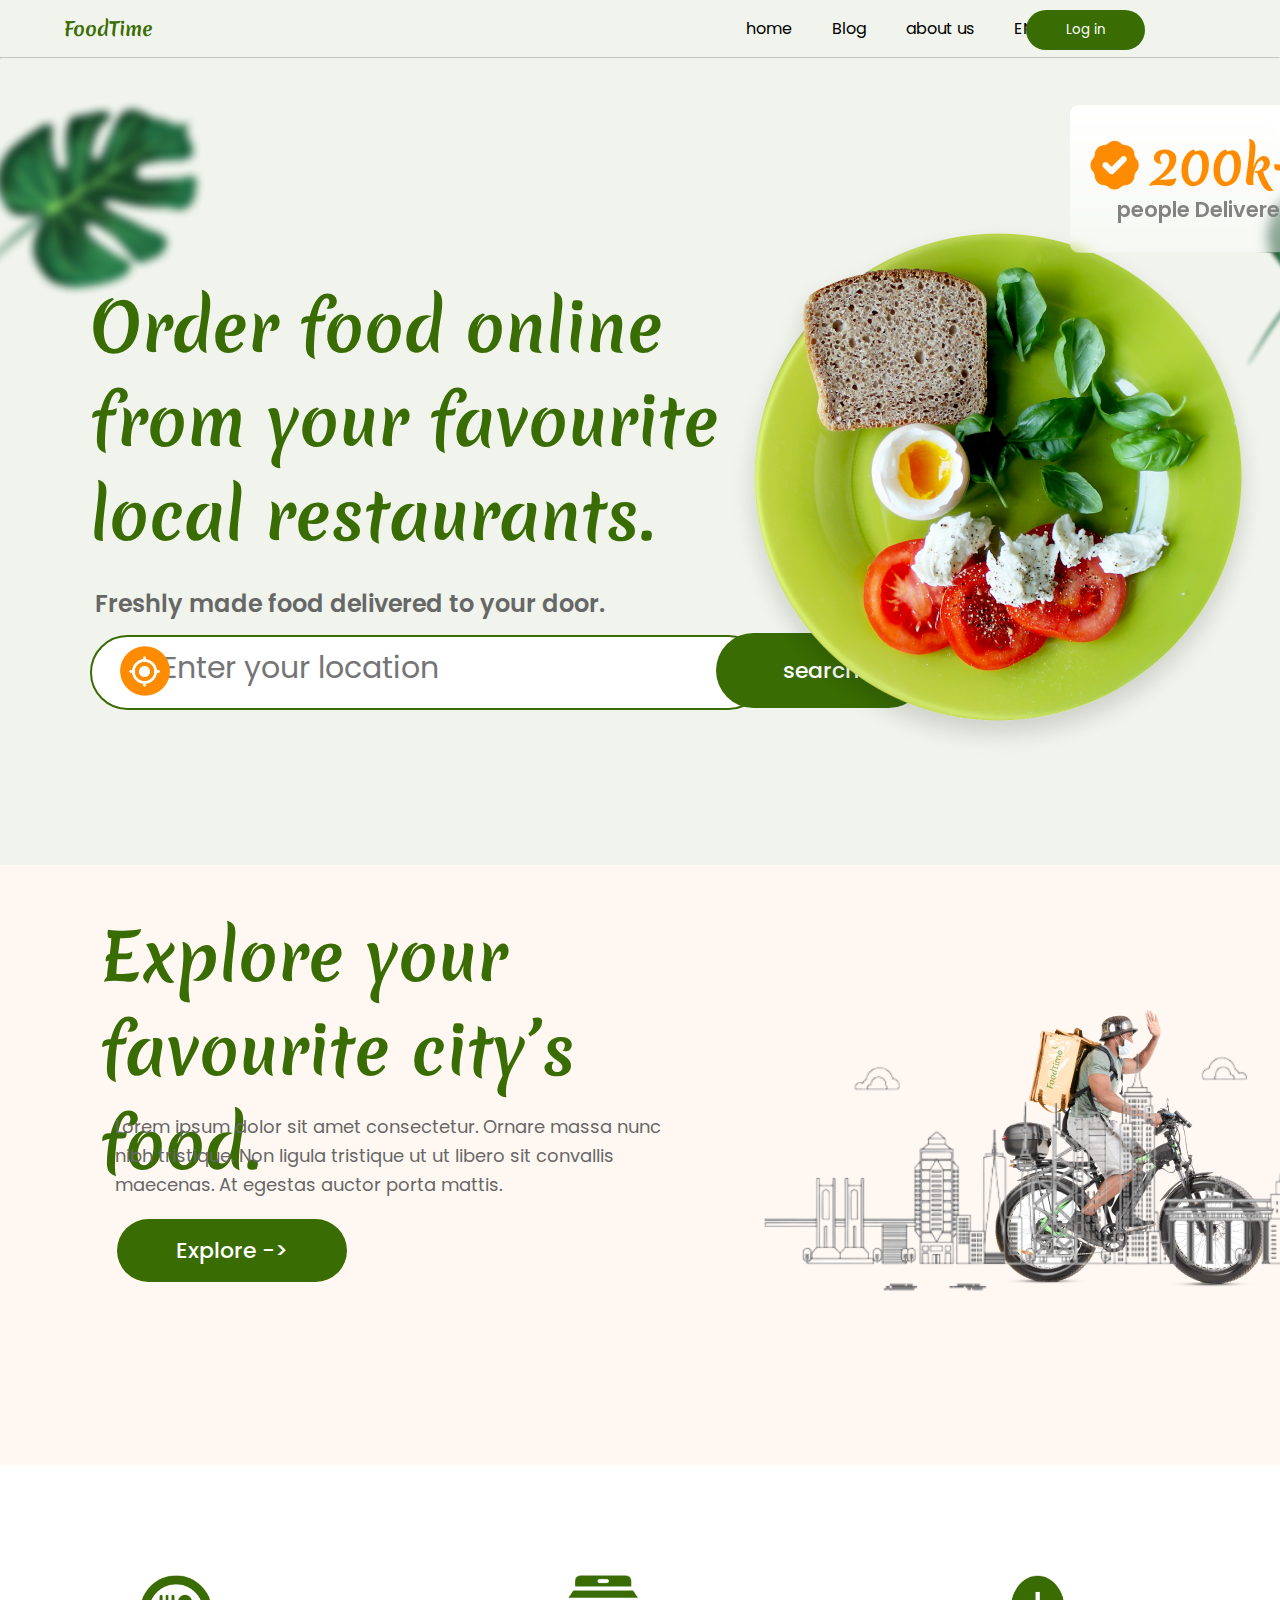
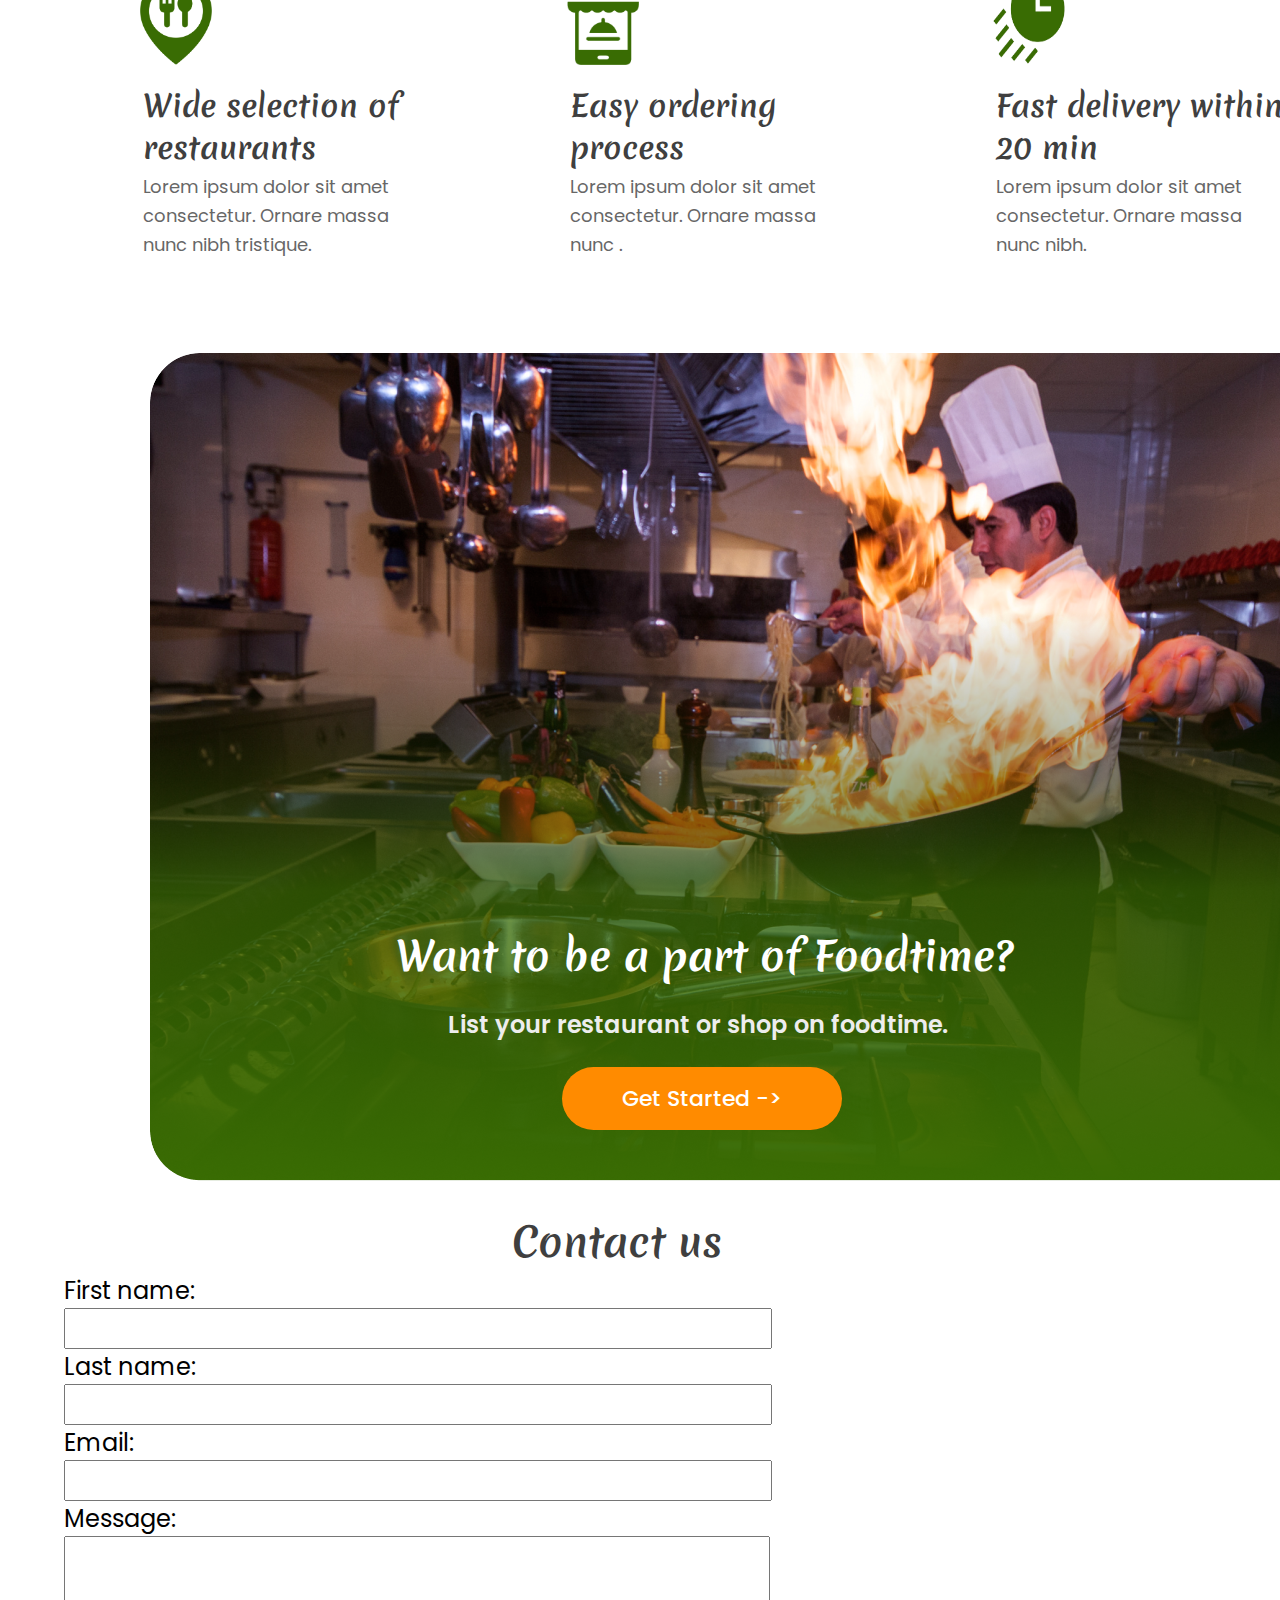
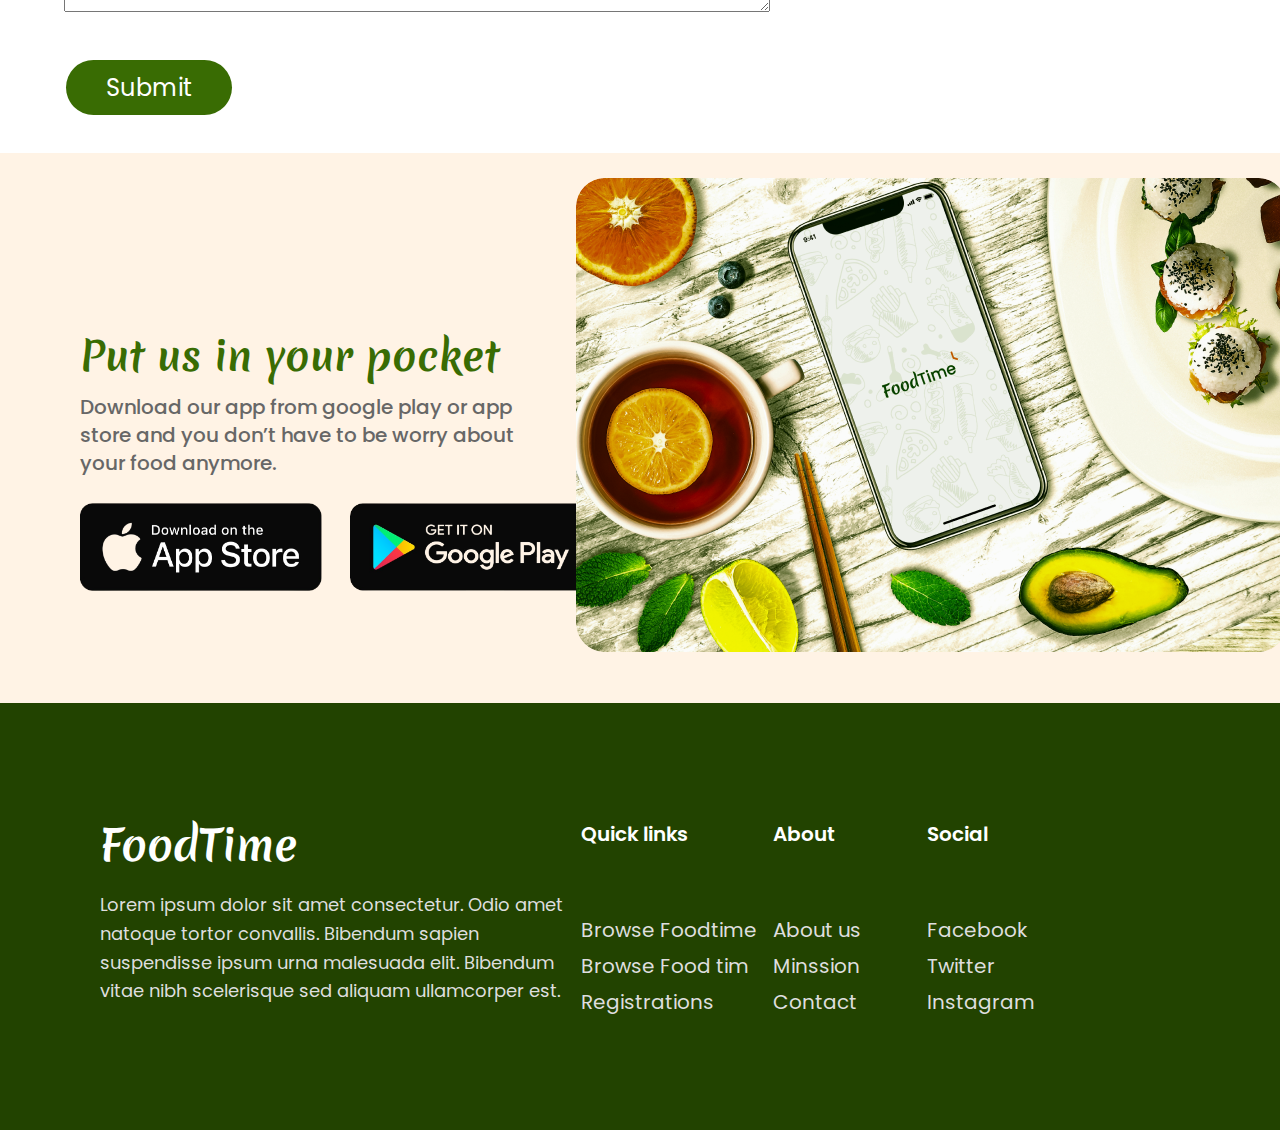
<file: index.html>
<!DOCTYPE html>
<html lang="en">
  <head>
    <meta charset="UTF-8" />
    <meta http-equiv="X-UA-Compatible" content="IE=edge" />
    <meta name="viewport" content="width=device-width, initial-scale=1.0" />
    <title>Foodtime</title>
    <link rel="stylesheet" href="stylesheet.css" />
    <link
      href="https://fonts.googleapis.com/css?family=Poppins"
      rel="stylesheet"
    />
    <link
      href="https://fonts.googleapis.com/css?family=Merienda"
      rel="stylesheet"
    />
  </head>
    <div id="First-Section">
      <div id="nav-bar">
        <h1 id="logo">FoodTime</h1>
        <ul>
          <li>home</li>
          <li>Blog</li>
          <li>about us</li>
          <li>EN</li>
        </ul><a href="login.html">
        <button id="login-Button">Log in</button>
      </a>
      </div>
      <hr id="seperator" />
       <div id="section-content">
        <img id="leafimg" src="leaf.png" />
        
        <h1 id="content-info">
          Order food online from your favourite local restaurants.
        </h1>
        
        <p id="sub-info">Freshly made food delivered to your door.</p>
     
        <div id="saladplate"> 
          
          <img id="salad" src="salad.png" />
            
          <img
            id="tilted-Leaf"
            src="—Pngtree—hand-painted noise green leaf element_4054582 1.png"
          />
           
          <div class="rectangle">
            <h1 id="Delivery-No">200k+</h1>
            <p id="box-Description">people Delivered</p>
            <img id="verfication-Icon" src="verfied_logo.png" />
          </div>
        </div>
      </div>
      <div id="location-Bar">
        <input
          type="text"
          id="locationSearch"
          placeholder="Enter your location"
        />
        <img id="location-logo" src="location-logo.png" />
        <button id="search-Button">search</button>
      </div>
    </div>
    <div id="Second-Section">
      <h1 id="favourite-Food-Title">Explore your favourite city’s food.</h1>
      <p id="fav-food-desc">
        Lorem ipsum dolor sit amet consectetur. Ornare massa nunc nibh
        tristique. Non ligula tristique ut ut libero sit convallis maecenas. At
        egestas auctor porta mattis.
      </p>
      <button id="explore-button">Explore -></button>
      <div id="second-sec-media">
        <img id="bike-rider" src="bike.png" />
        <img id="bike-background" src="bike-background-removebg-preview.png" />
      </div>
    </div>

      
       <div id="Third-Section">
        <div class="flex-container">
          <div>
            <img class="logo-position" src="food-loc-removebg-preview.png" />
            <h1 class="box-header">Wide selection of restaurants</h1>
            <p class="box-description">
              Lorem ipsum dolor sit amet consectetur. Ornare massa nunc nibh
              tristique.
            </p>
          </div>
          <div>
            <img class="logo-position" src="logo2-removebg-preview.png" />
            <h1 class="box-header">Easy ordering process</h1>
            <p class="box-description">
              Lorem ipsum dolor sit amet consectetur. Ornare massa nunc .
            </p>
          </div>
          <div>
            <img class="logo-position" src="logo3-removebg-preview.png" />
            <h1 class="box-header">Fast delivery within 20 min</h1>
            <p class="box-description">
              Lorem ipsum dolor sit amet consectetur. Ornare massa nunc nibh.
            </p>
          </div>
        </div>
        <div class="Big-Image">
          <img src="chef.png" />
          <h1 id="image-header">Want to be a part of Foodtime?</h1>
          <p id="image-description">
            List your restaurant or shop on foodtime.
          </p>
          <button id="img-Button">Get Started -></button>
        </div>
      </div>
       
        </div>
        <div class="contact-us">
          <h1 id="contact-us-header">Contact us</h1>
          <form id="contact-us-form" action="">
               <label for="fname">First name:</label><br>
              <input type="text" id="fname" name="fname"><br>
              <label for="lname">Last name:</label><br>
              <input type="text" id="lname" name="lname"><br>
              <label for="user-email">Email:</label>
              <input type="email" id="user-email" name="user-email"><br>
              <label for="user-message">Message:</label>
              <textarea id="user-message" name="user-message"></textarea><br><br>

              <input type="submit" id="contact-us-button" value="Submit">
            </form> 
          </form>

        </div>


        <div class="downloadapp">
          <h1 id="downloadHeader">Put us in your pocket</h1>
          <p id="download-content">
            Download our app from google play or app store and you don’t have to
            be worry about your food anymore.
          </p>
          <img id="app-store-logo" src="appstore-removebg-preview (1).png" />
          <img id="google-play-logo" src="google_play-removebg-preview.png" />
          <img id="food-tech-img" src="sushibar-mockup copy 1.png" />
        </div>
      </div>
    </div>

    <div class="webFooter">
      <h1 id="footer-head">FoodTime</h1>
      <p id="footer-desc">Lorem ipsum dolor sit amet consectetur. Odio amet natoque
         tortor convallis. Bibendum sapien suspendisse ipsum urna malesuada elit. Bibendum 
         vitae nibh scelerisque sed aliquam ullamcorper est. </p>
        
      <div id="footer-flex-c1">
        <div class="footer-flex-item" id="linkhead">Quick links</div>
        <div class="footer-flex-item">Browse Foodtime</div>
        <div class="footer-flex-item">Browse Food tim</div>
        <div class="footer-flex-item">Registrations</div>
      </div>
      <div id="footer-flex-c2">
        <div class="footer-flex-item" id="linkhead">About</div>
        <div class="footer-flex-item">About us</div>
        <div class="footer-flex-item">Minssion</div>
        <div class="footer-flex-item">Contact</div>
      </div>
      <div id="footer-flex-c3">
        <div class="footer-flex-item" id="linkhead">Social</div>
        <div class="footer-flex-item">Facebook</div>
        <div class="footer-flex-item">Twitter</div>
        <div class="footer-flex-item">Instagram</div>
      </div>
    </div> 
  </body> 
   
</html>
</file>
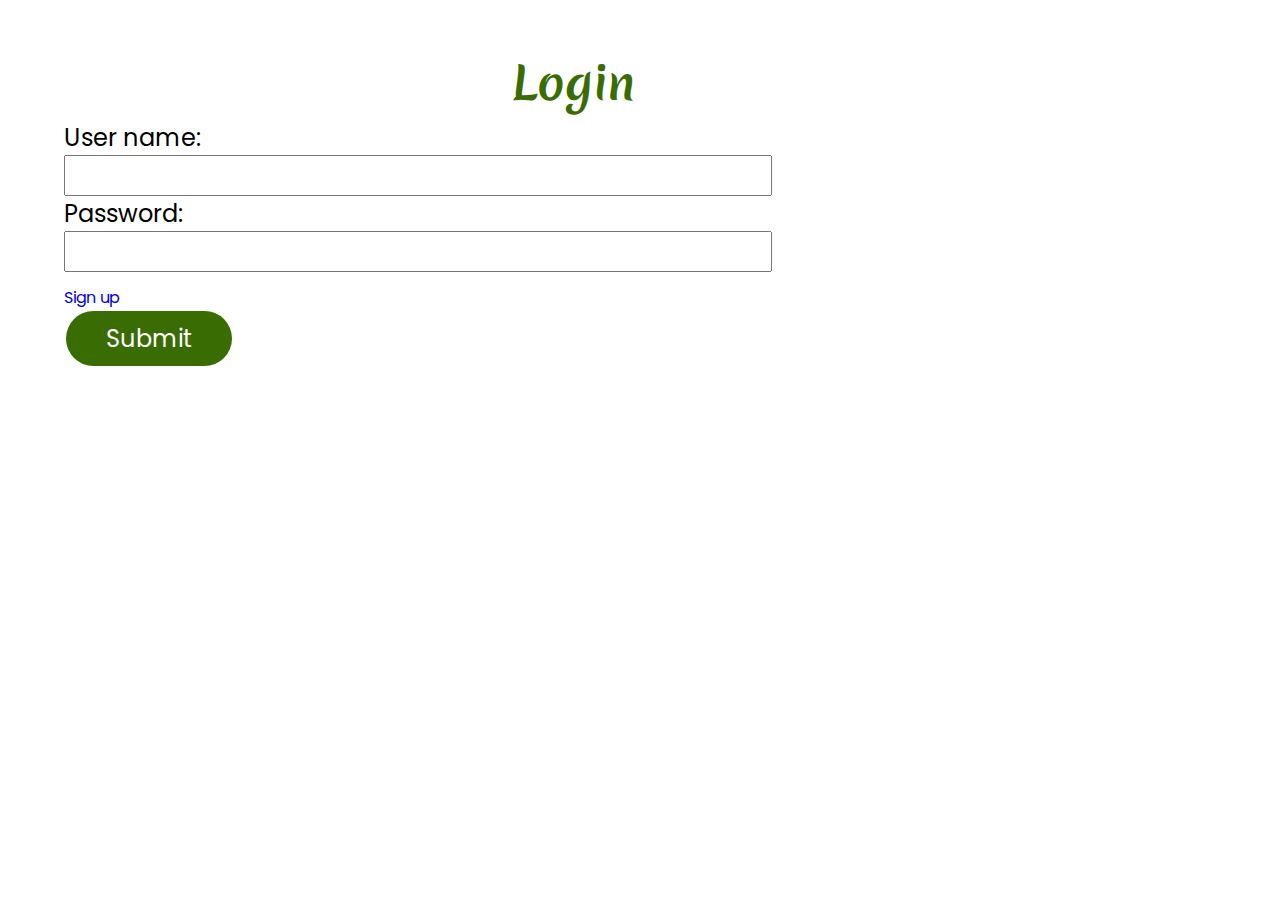
<file: login.html>
<!DOCTYPE html>
<html lang="en">
  <head>
    <meta charset="UTF-8" />
    <meta http-equiv="X-UA-Compatible" content="IE=edge" />
    <meta name="viewport" content="width=device-width, initial-scale=1.0" />
    <title>Foodtime</title>
    <link rel="stylesheet" href="stylesheet.css" />
    <link
      href="https://fonts.googleapis.com/css?family=Poppins"
      rel="stylesheet"
    />
    <link
      href="https://fonts.googleapis.com/css?family=Merienda"
      rel="stylesheet"
    />
  </head>
  <body>
    <div class="log-in">
      <h1 id="log-in-head">Login</h1>
      <form id="contact-us-form" action="">
        <label for="fname">User name:</label><br />
        <input type="text" id="fname" name="fname" /><br />
        <label for="lname">Password:</label><br />
        <input type="password" id="lname" name="lname" /><br /><br />
        <input type="submit" id="contact-us-button" value="Submit" />
      </form>
      <a id="forgot-password" href="signup.html">Sign up</a>
    </div>
  </body>
</html>
</file>
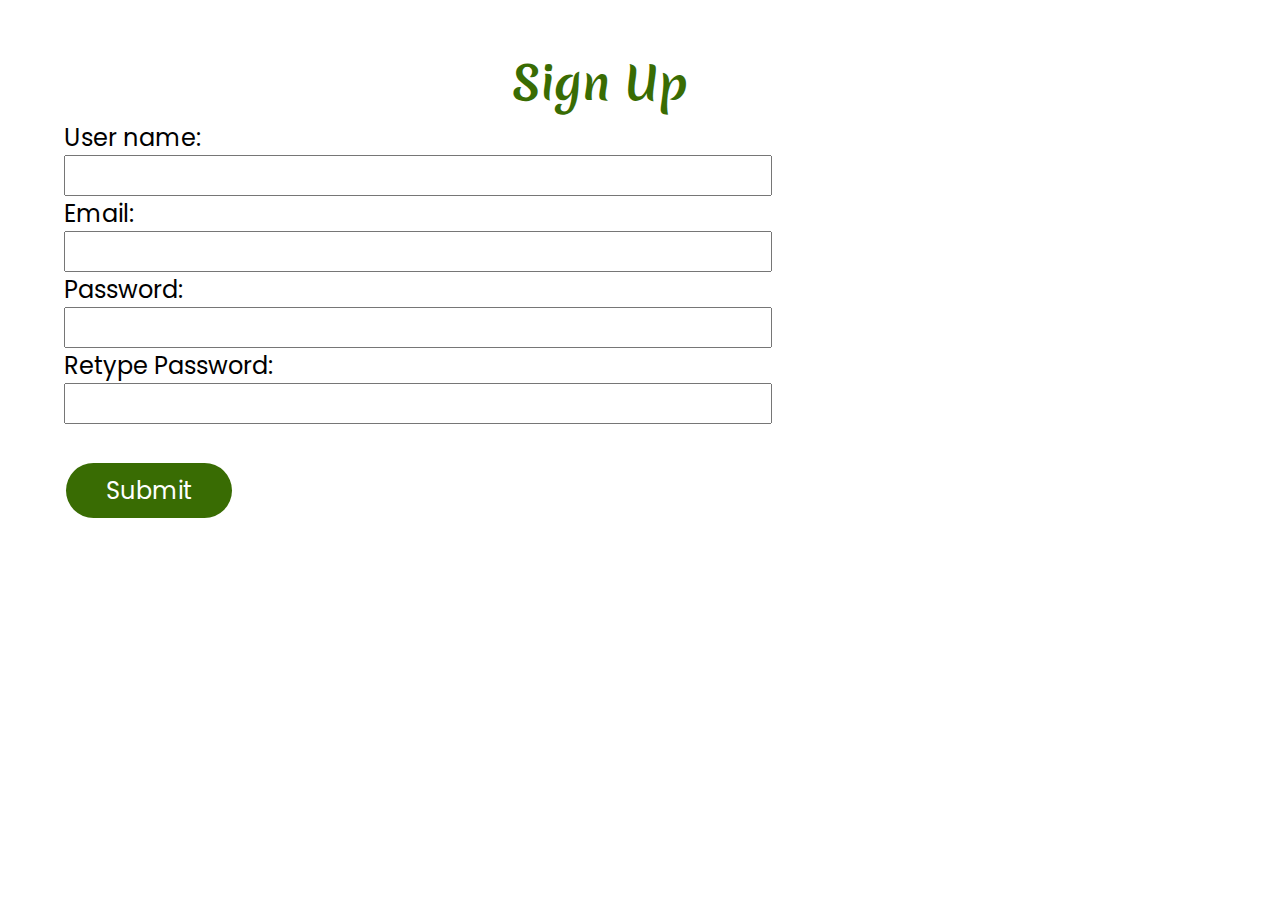
<file: signup.html>
<!DOCTYPE html>
<html lang="en">
  <head>
    <meta charset="UTF-8" />
    <meta http-equiv="X-UA-Compatible" content="IE=edge" />
    <meta name="viewport" content="width=device-width, initial-scale=1.0" />
    <title>Sign up</title>
    <link rel="stylesheet" href="stylesheet.css" />
    <link
      href="https://fonts.googleapis.com/css?family=Poppins"
      rel="stylesheet"
    />
    <link
      href="https://fonts.googleapis.com/css?family=Merienda"
      rel="stylesheet"
    />
  </head>
  <body>
    <div class="log-in">
      <h1 id="log-in-head">Sign Up</h1>
      <form id="contact-us-form" action="">
        <label for="fname">User name:</label><br />
        <input type="text" id="fname" name="fname" /><br />
        <label for="user-email">Email:</label>
        <input type="email" id="user-email" name="user-email"><br>
        <label for="lname">Password:</label><br>
        <input type="password" id="lname" name="lname" /><br />
        <label for="rePassword">Retype Password:</label><br />
        <input type="password" id="lname" name="rePassword" /><br><br />
        <input type="submit" id="contact-us-button" value="Submit" />
      </form>
    </div>
  </body>
</html>
</file>
<file: stylesheet.css>
/**{
  outline: 1PX solid GREEN;
}*/
*:not(h1){
  font-family:"poppins";
}

html,
body {
  margin: 0;
  padding: 0;
}
h1{
  font-family: "Merienda";
}

#First-Section {
  background-color: #f0f4ec;
  margin-top: 0px;
  height: 865px;
}
#logo {
  color: #396c03;
  width: 300px;
  position: relative;
  left: 5%;
  margin-top: 0px;
  top: 15px;
  font-size: larger;
}

#nav-bar ul {
  list-style-type: none;
  position: absolute;
  top: -0.05%;
  left: 52%;
  width: 500px;
}
#nav-bar li {
  float: left;
  margin-left: 40px;
}

#login-Button {
  background-color: #396c03;
  border: none;
  color: white;
  padding: 10px 40px;
  text-align: center;
  text-decoration: none;
  display: inline-block;
  margin: 4px 2px;
  cursor: pointer;
  border-radius: 20px;
  position: relative;
  left: 80%;
  top: -35px;
}
#seperator {
  position: relative;
  top: -40px;
  opacity: 0.5;
}
#leafimg {
  position: relative;
  bottom: 100px;
}

#content-info {
  color: #396c03;
  text-align: left;
  font-size: 65px;
  width: 700px;
  position: relative;
  bottom: 280px;
  left: 7%;
  font-weight: 700;
}

#sub-info {
  font-size: 24px;
  font-weight: 600;
  color: #676767;
  position: relative;
  bottom: 300px;
  left: 7.4%;
  width: 1000px;
}

#salad {
  position: relative;
  left: 55%;
  bottom: 750px;
  z-index: 1;
}

#locationSearch {
  border-radius: 120px;
  width: 600px;
  height: 69px;
  font-size: 30px;
  border: 2px solid #396c03;
  position: relative;
  bottom: 1050px;
  min-height: 69px;
  left: 7%;
}

input#locationSearch::placeholder {
  position: relative;
  font-size: 30px;
  bottom: 4px;
}

input#locationSearch[type="text"] {
  padding-left: 70px;
}

#location-logo {
  width: 50px;
  height: 50px;
  position: relative;
  bottom: 1036px;
  right: 560px;
}

#search-Button {
  background-color: #396c03;
  border: none;
  color: white;
  width: 210px;
  border-radius: 100px;
  padding: 21px 50px 21px 50px;
  text-align: center;
  text-decoration: none;
  display: inline-block;
  margin: 4px 2px;
  cursor: pointer;
  position: relative;
  bottom: 1054px;
  right: 20px;
  font-size: 22px;
  font-weight: 500;
}

#tilted-Leaf {
  position: relative;
  bottom: 1090px;
  left: 570px;
  z-index: 0;
}

.rectangle {
  box-sizing: border-box;
  position: relative;
  width: 270px;
  height: 147.5px;
  left: 1070px;
  bottom: 1430px;

  background: linear-gradient(
    180deg,
    #ffffff 0%,
    rgba(255, 255, 255, 0.4) 100%
  );
  backdrop-filter: blur(6px);
  /* Note: backdrop-filter has minimal browser support */
  z-index: 3;
  border-radius: 8.86914px;
}
#Delivery-No {
  font-style: normal;
  font-weight: 700;
  font-size: 50px;
  line-height: 130%;
  color: #ff8b00;
  position: absolute;
  left: 80px;
  bottom: 20px;
}
#box-Description {
  position: absolute;
  width: 189px;
  height: 27px;

  top: 70px;
  left: 15%;


  font-style: normal;
  font-weight: 600;
  font-size: 21px;
  line-height: 130%;
  /* or 27px */

  text-align: center;

  color: #838383;
}

#verfication-Icon {
  position: absolute;
  height: 50px;
  top: 35px;
  left: 20px;
}

#Second-Section {
  position: relative;
  width: 100%;
  height: 600px;
  margin: 0;
  padding: 0;

  /* Secondary */
  background-color: rgba(255, 123, 0, 0.05);
}

#favourite-Food-Title {
  color: #396c03;
  text-align: left;
  font-size: 65px;
  width: 45%;
  position: absolute;
  left: 100px;
  font-weight: 700;
}

#fav-food-desc {
  position: absolute;
  width: 567px;
  height: 87px;
  left: 115px;
  top: 230px;
  font-weight: 400;
  font-size: 18px;
  line-height: 160%;
  color: #676767;
}

#explore-button {
  background-color: #396c03;
  border: none;
  color: white;
  width: 230px;
  border-radius: 100px;
  padding: 15px 50px 15px 50px;
  text-align: center;
  text-decoration: none;
  display: inline-block;
  margin: 4px 2px;
  cursor: pointer;
  position: absolute;
  top: 350px;
  left: 115px;
  font-size: 22px;
  font-weight: 500;
}
#second-sec-media {
  position: absolute;
  left: 800px;
  bottom: 100px;
  width: 500px;
}
#bike-background {
  position: absolute;
  width: 751px;
  height: 500.67px;
  bottom: -40px;
  left: -50px;
}

#Third-Section {
  background-color: white;
  margin: 0;
  padding: 0;
  position: relative;
}
.flex-container {
  display: flex;
  flex-direction: row;
}
.flex-container div {
  width: 394px;
  height: 388px;
  /* background-color: rgba(57, 108, 3, 0.05); */
  position: relative;
  left: 50px;
  margin: 50px;
  border-radius: 25px;
}
.flex-container div:hover{
  background-color: rgba(57, 108, 3, 0.05);
}

.logo-position {
  position: absolute;
  width: 72px;
  height: 90px;
  top: 60px;
  left: 40px;
}

.box-header {
  position: absolute;
  width: 293px;
  height: 84px;
  font-style: normal;
  font-weight: 600;
  font-size: 30px;
  line-height: 140%;
  color: #3f3f3f;
  top: 150px;
  left: 43px;
}

.box-description {
  position: absolute;
  width: 293px;
  height: 87px;
  font-style: normal;
  font-weight: 400;
  font-size: 18px;
  line-height: 160%;
  color: #676767;
  left: 43px;
  top: 240px;
}

.Big-Image {
  position: relative;
  width:1300px;
  height: 800px;
  
}
.Big-Image img {
  height: 933;
  width: 1241px;
  border-radius: 50px;
  position: absolute;
  left: 150px;
}
#image-header {
  position: absolute;
  width: 629px;
  height: 52px;
  font-style: normal;
  font-weight: 700;
  font-size: 40px;
  line-height: 130%;
  text-align: center;
  color: #ffffff;
  top: 550px;
  left: 390px;
}

#image-description {
  position: absolute;
  width: 536px;
  height: 34px;
  font-style: normal;
  font-weight: 600;
  font-size: 24px;
  text-align: center;
  color: #ededed;
  top: 630px;
  left: 430px;
}

#img-Button {
  background-color: #ff8b00;
  border: none;
  color: white;
  width: 280px;
  border-radius: 100px;
  padding: 15px 60px 15px 60px;
  text-align: center;
  text-decoration: none;
  display: inline-block;
  margin: 4px 2px;
  cursor: pointer;
  position: absolute;
  top: 710px;
  left: 560px;
  font-size: 22px;
  font-weight: 500;
}

.contact-us {
  width: 100%;
  height: 600px;
  position: relative;
}

#contact-us-header {
  position: absolute;
  width: 562px;
  left: 40%;
  top: 30px;
  height: 64px;
  font-style: normal;
  font-weight: 600;
  font-size: 40px;
  line-height: 160%;
  color: #3f3f3f;
}
.downloadapp{
    background: rgba(255, 139, 0, 0.1);
    position: relative;
    width: 100%;
    height: 550px;
}

#downloadHeader{
position: absolute;
width: 474px;
height: 52px;
font-style: normal;
font-weight: 700;
font-size: 40px;
line-height: 130%;
color: #396C03;
top: 150px;
left: 80px;
}
#download-content{
position: absolute;
width: 447px;
height: 84px;
font-style: normal;
font-weight: 500;
font-size: 20px;
line-height: 140%;
color: #676767;
top: 220px;
left: 80px;
}

#app-store-logo{
 position: absolute;
height: 88.12px;
width: 242px;
top: 350px;
left: 80px;
}

#google-play-logo{
 position: absolute;
height: 88.12px;
width: 242px; 
top: 350px;
left: 350px;
}

#food-tech-img{
position: absolute;
width: 711px;
height: 474px;
border-radius: 28.6694px;
left:45%;
top:25px;
}
.webFooter{
    
position: relative;
width: 100%px;
height: 427px;
background: #224300;
}

#footer-head{
position: absolute;
width: 212.39px;
height: 69.72px;
font-family: 'Merienda';
font-style: normal;
font-weight: 700;
font-size: 42.5169px;
line-height: 160%;
/* or 68px */
left: 100px;
top: 80px;
color: #FFFFFF;
}
#footer-desc{
position: absolute;
width: 485px;
height: 116px;
font-style: normal;
font-weight: 400;
font-size: 18px;
line-height: 160%;
color: #DEDEDE;
left: 100px;
top: 170px;
}
#footer-flex-c1{
    display: flex;
    flex-direction: column;
    position: absolute;
    left: 45%;
    top: 40%;    
}

.footer-flex-item{
position: relative;
width: 184px;
margin: 5px;
text-align: left;
height: 26px;
font-style: normal;
font-weight: 400;
font-size: 20px;
line-height: 30px;
color: #DEDEDE;

}
#footer-flex-c2{
    display: flex;
    flex-direction: column;
    position: absolute;
    left: 60%;
    top: 40%;    
}
#footer-flex-c3{
    display: flex;
    flex-direction: column;
    position: absolute;
    left: 72%;
    top: 40%;    
}
#linkhead{
    font-weight: 600;
    color: #FFFFFF;
    bottom: 60px;
}
#contact-us-form{
  position: absolute;
  left: 5%;
  top: 120px;
  font-size: 24px;
  width: 600px;
}

input#fname[type=text]{
width:700px;
font-size: 24px;
}

#lname{
  width:700px;
  font-size: 24px;
}

#user-email{
  width:700px;
  font-size: 24px;
}
#user-message{
  width:700px;
  font-size: 24px;
}

#contact-us-button{
  background-color: #396c03;
  border: none;
  color: white;
  padding: 10px 40px;
  text-align: center;
  text-decoration: none;
  display: inline-block;
  margin: 4px 2px;
  cursor: pointer;
  border-radius: 40px;
  position: absolute;
  font-size: 24px;
}

.log-in{
 position: relative;
 width: 100%;
 height: 100%;
}


#log-in-head{
  font-size: 45px;
  position:absolute;
  left: 40%;
  top: 20px;
  color: #396c03;
}

#forgot-password{
  position: absolute;
  top: 285px;
  left: 5%;
  text-decoration: none;

}
</file>
